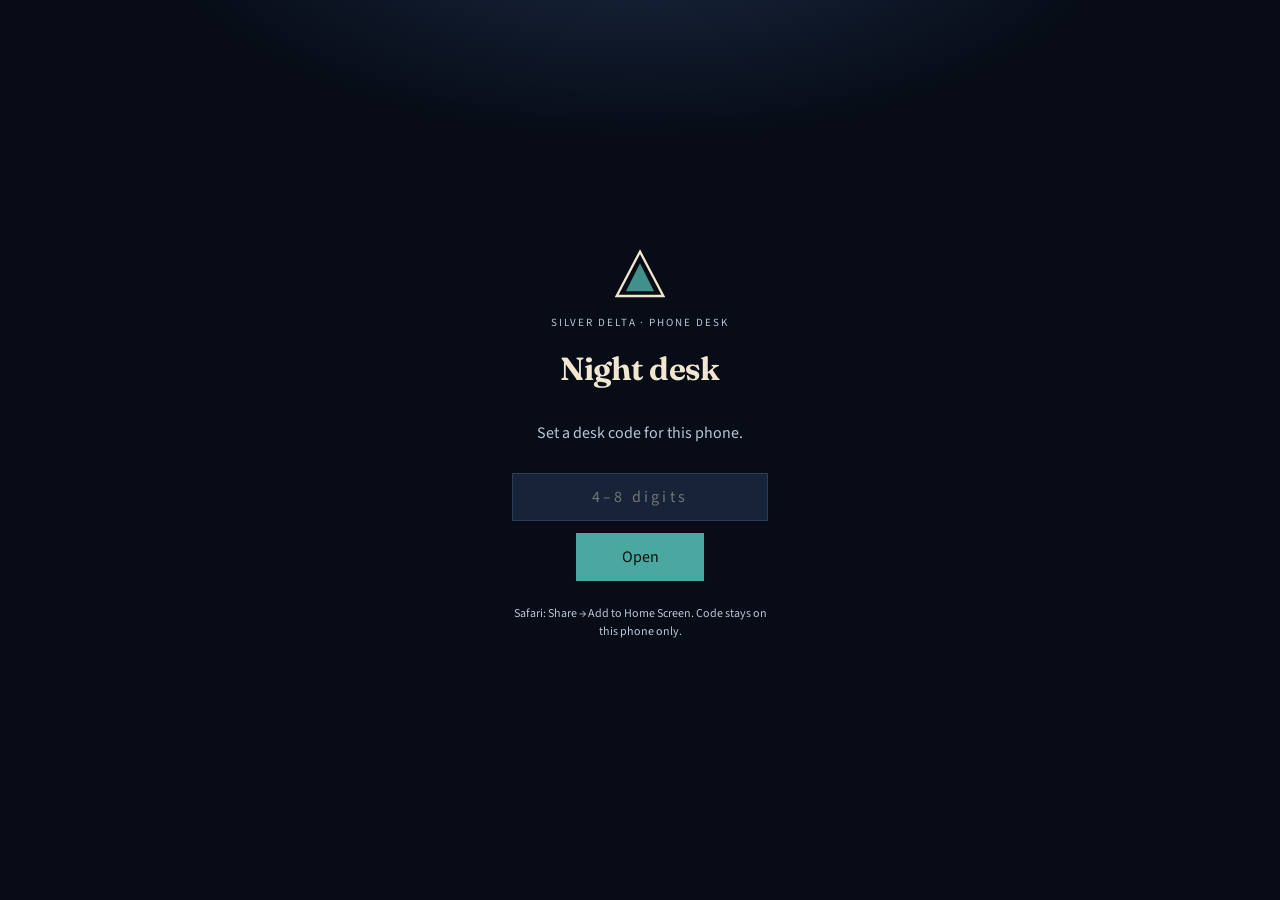
<file: index.html>
<!DOCTYPE html>
<html lang="en">
<head>
  <meta charset="UTF-8" />
  <meta name="viewport" content="width=device-width, initial-scale=1, viewport-fit=cover" />
  <meta name="theme-color" content="#070c16" />
  <meta name="apple-mobile-web-app-capable" content="yes" />
  <meta name="mobile-web-app-capable" content="yes" />
  <meta name="apple-mobile-web-app-status-bar-style" content="black-translucent" />
  <meta name="apple-mobile-web-app-title" content="Night desk" />
  <title>Silver Delta Realm</title>
  <link rel="icon" href="favicon.svg" />
  <link rel="apple-touch-icon" href="apple-touch.png" />
  <link rel="manifest" href="manifest.webmanifest" />
  <link rel="preconnect" href="https://fonts.googleapis.com" />
  <link href="https://fonts.googleapis.com/css2?family=Fraunces:opsz,wght@9..144,650&family=Source+Sans+3:wght@400;600&display=swap" rel="stylesheet" />
  <link rel="stylesheet" href="css/realm.css" />
</head>
<body>
  <div id="gate" class="gate">
    <svg class="mark" viewBox="0 0 48 48" aria-hidden="true">
      <path class="mark-outer" d="M24 4 L44 42 H4 Z" />
      <path class="mark-inner" d="M24 14 L36 38 H12 Z" />
    </svg>
    <p class="eyebrow">Silver Delta · phone desk</p>
    <h1>Night desk</h1>
    <p id="gate-copy" class="muted">Set a desk code for this phone.</p>
    <input id="gate-pin" type="password" inputmode="numeric" maxlength="8" autocomplete="off" placeholder="4–8 digits" />
    <button type="button" id="gate-go">Open</button>
    <p class="muted" style="font-size:12px;max-width:16rem;text-align:center">Safari: Share → Add to Home Screen. Code stays on this phone only.</p>
  </div>
  <div class="sky">
    <header class="top">
      <div class="brand">
        <svg class="mark" viewBox="0 0 48 48" aria-hidden="true">
          <path class="mark-outer" d="M24 4 L44 42 H4 Z" />
          <path class="mark-inner" d="M24 14 L36 38 H12 Z" />
        </svg>
        <div>
          <p class="eyebrow">Silver Delta Realm · Clerk · v3.4</p>
          <h1>Night desk</h1>
        </div>
      </div>
      <div class="clock" id="clock"></div>
    </header>
    <nav class="rooms" id="rooms"></nav>
    <form id="capture" class="capture">
      <input id="cap" placeholder="File a line — or /check /coming /night /habit /done" />
      <button type="submit">File</button>
    </form>
    <section class="hero lamp" id="hero"></section>
    <div class="week" id="week"></div>
    <main id="panel"></main>
    <footer>Taunton · phone desk · Add to Home Screen</footer>
  </div>
  <script src="js/realm.js"></script>
</body>
</html>
</file>
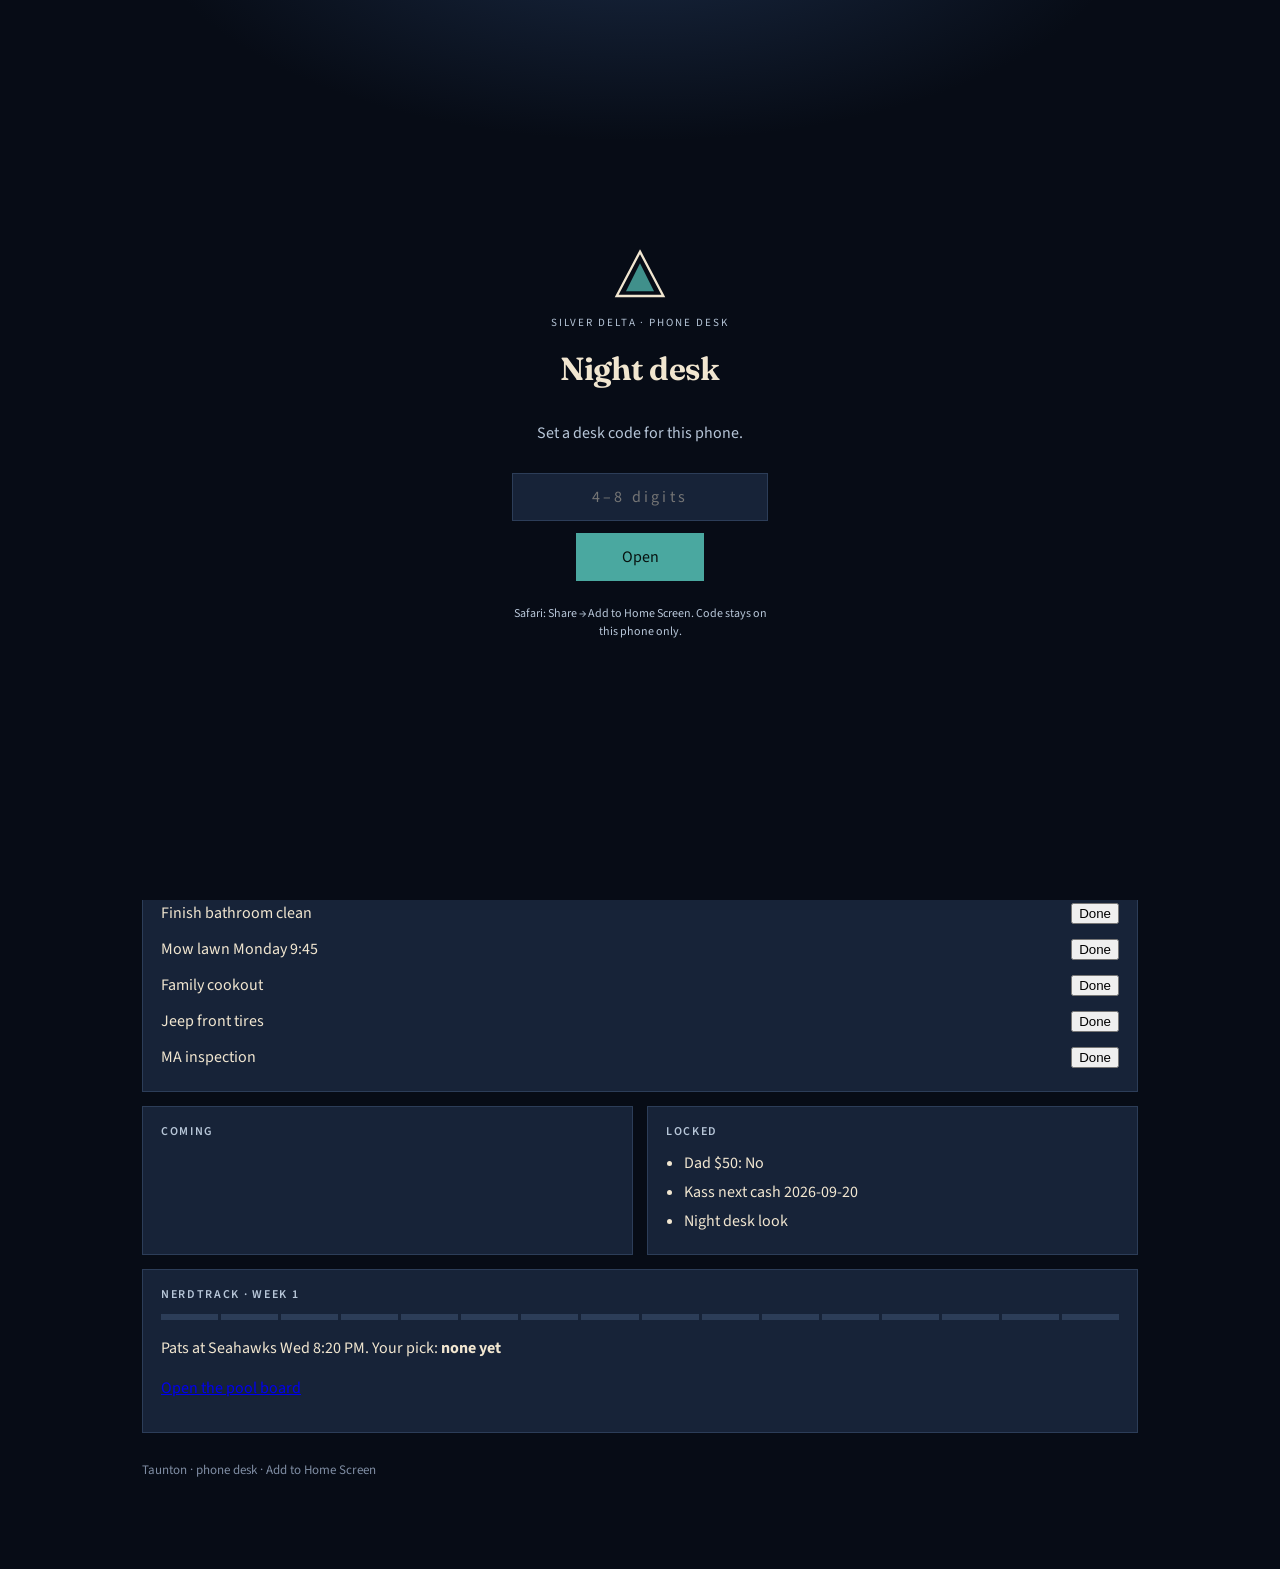
<file: desk.html>
<!DOCTYPE html>
<html lang="en">
<head>
  <meta charset="UTF-8" />
  <meta name="viewport" content="width=device-width, initial-scale=1, viewport-fit=cover" />
  <meta name="theme-color" content="#070c16" />
  <meta name="apple-mobile-web-app-capable" content="yes" />
  <meta name="mobile-web-app-capable" content="yes" />
  <meta name="apple-mobile-web-app-status-bar-style" content="black-translucent" />
  <meta name="apple-mobile-web-app-title" content="Night desk" />
  <title>Silver Delta Realm</title>
  <link rel="icon" href="favicon.svg" />
  <link rel="apple-touch-icon" href="apple-touch.png" />
  <link rel="manifest" href="manifest.webmanifest" />
  <link rel="preconnect" href="https://fonts.googleapis.com" />
  <link href="https://fonts.googleapis.com/css2?family=Fraunces:opsz,wght@9..144,650&family=Source+Sans+3:wght@400;600&display=swap" rel="stylesheet" />
  <style>
:root {
  --navy: #070c16;
  --desk: #10192a;
  --ink: #172338;
  --line: #2c3d58;
  --silver: #b7c6d8;
  --cream: #f1e6d0;
  --tide: #4aa8a0;
  --ember: #d3924e;
  --paper: rgba(241, 230, 208, 0.06);
}

* { box-sizing: border-box; }
html, body {
  margin: 0;
  min-height: 100%;
  min-height: 100dvh;
  padding: env(safe-area-inset-top) env(safe-area-inset-right) 0 env(safe-area-inset-left);
  background:
    radial-gradient(1200px 500px at 10% -10%, #1a2a44 0%, transparent 55%),
    var(--navy);
  color: var(--cream);
  font: 16px/1.5 "Source Sans 3", "Segoe UI", sans-serif;
}

.grain {
  pointer-events: none;
  position: fixed;
  inset: 0;
  opacity: 0.07;
  background-image: url("data:image/svg+xml,%3Csvg xmlns='http://www.w3.org/2000/svg' width='160' height='160'%3E%3Cfilter id='n'%3E%3CfeTurbulence type='fractalNoise' baseFrequency='.8' numOctaves='4'/%3E%3C/filter%3E%3Crect width='160' height='160' filter='url(%23n)' opacity='.55'/%3E%3C/svg%3E");
}

.sky { max-width: 1040px; margin: 0 auto; padding: 32px 22px calc(88px + env(safe-area-inset-bottom)); }

.gate {
  position: fixed;
  inset: 0;
  z-index: 80;
  display: flex;
  flex-direction: column;
  align-items: center;
  justify-content: center;
  gap: 12px;
  background:
    radial-gradient(900px 420px at 50% -10%, #1a2a44 0%, transparent 55%),
    var(--navy);
  padding: 24px;
}
.gate[hidden] { display: none; }
.gate .mark { width: 56px; height: 56px; }
.gate h1 { font-size: 32px; }
.gate input {
  min-height: 48px;
  width: min(16rem, 80vw);
  background: var(--ink);
  color: var(--cream);
  border: 1px solid var(--line);
  padding: 0 14px;
  font: inherit;
  letter-spacing: 0.2em;
  text-align: center;
}
.gate button {
  min-height: 48px;
  min-width: 8rem;
  background: var(--tide);
  color: #07120f;
  border: 0;
  font: inherit;
}

.top {
  display: flex;
  justify-content: space-between;
  gap: 20px;
  align-items: center;
  padding-bottom: 18px;
  border-bottom: 1px solid var(--line);
}
.brand { display: flex; gap: 14px; align-items: center; }
.mark { width: 44px; height: 44px; }
.mark-outer { fill: none; stroke: var(--cream); stroke-width: 2; }
.mark-inner { fill: var(--tide); opacity: 0.85; }
.eyebrow {
  margin: 0 0 2px;
  letter-spacing: 0.18em;
  text-transform: uppercase;
  font-size: 11px;
  color: var(--silver);
}
h1 {
  margin: 0;
  font-family: Fraunces, Georgia, serif;
  font-weight: 650;
  font-size: 36px;
  letter-spacing: -0.02em;
}

.clock {
  text-align: right;
  font-variant-numeric: tabular-nums;
  color: var(--silver);
}
.clock .day {
  font-family: Fraunces, Georgia, serif;
  color: var(--cream);
  font-size: 20px;
}

.hero {
  margin: 22px 0 14px;
  padding: 26px 26px 22px;
  background:
    linear-gradient(180deg, rgba(241,230,208,0.04), transparent 40%),
    var(--desk);
  border: 1px solid var(--line);
  box-shadow: inset 0 1px 0 rgba(241,230,208,0.08);
}
.hero h2 {
  margin: 0 0 8px;
  font-family: Fraunces, Georgia, serif;
  font-size: 28px;
  font-weight: 650;
}
.kicker {
  display: inline-block;
  margin-bottom: 10px;
  font-size: 11px;
  letter-spacing: 0.16em;
  text-transform: uppercase;
  color: var(--tide);
}
.hero-grid {
  display: grid;
  grid-template-columns: 1.4fr 1fr 1fr;
  gap: 16px;
  margin-top: 18px;
}
.stat {
  padding: 12px 14px;
  background: var(--paper);
  border: 1px solid var(--line);
}
.stat b { display: block; font-size: 20px; font-family: Fraunces, Georgia, serif; }
.stat span { color: var(--silver); font-size: 12px; letter-spacing: 0.08em; text-transform: uppercase; }

.week {
  display: grid;
  grid-template-columns: repeat(7, 1fr);
  gap: 6px;
  margin-bottom: 18px;
}
.wd {
  text-align: center;
  padding: 8px 4px;
  border: 1px solid var(--line);
  color: var(--silver);
  font-size: 12px;
}
.wd.on { color: var(--cream); border-color: var(--tide); }
.wd.now { background: var(--tide); color: #07120f; border-color: var(--tide); font-weight: 600; }

.rooms { display: flex; flex-wrap: wrap; gap: 6px; margin: 0 0 18px; }
.rooms button {
  background: transparent;
  color: var(--silver);
  border: 1px solid transparent;
  border-bottom: 1px solid var(--line);
  padding: 10px 12px;
  cursor: pointer;
  font: inherit;
  letter-spacing: 0.04em;
}
.rooms button:hover { color: var(--cream); }
.rooms button.on {
  color: var(--cream);
  border-color: var(--line);
  border-bottom-color: var(--cream);
}

.panel { min-height: 220px; }
.grid-2 { display: grid; grid-template-columns: 1fr 1fr; gap: 14px; }
.card {
  margin: 0 0 14px;
  padding: 16px 18px;
  background: var(--ink);
  border: 1px solid var(--line);
}
.card h3 {
  margin: 0 0 10px;
  font-size: 12px;
  letter-spacing: 0.14em;
  text-transform: uppercase;
  color: var(--silver);
  font-weight: 600;
}
.muted { color: var(--silver); }
.slot {
  border: 1px dashed #5a6f8c;
  padding: 14px;
  margin: 8px 0;
  color: var(--silver);
  background: rgba(74, 168, 160, 0.04);
}
ul { margin: 0; padding-left: 18px; }
li { margin: 5px 0; }
li .when { color: var(--ember); font-variant-numeric: tabular-nums; }

footer {
  margin-top: 32px;
  display: flex;
  gap: 10px;
  align-items: center;
  color: #7f8da3;
  font-size: 13px;
}
.dot { width: 4px; height: 4px; border-radius: 50%; background: #7f8da3; }

@media (max-width: 760px) {
  .top { flex-direction: column; align-items: flex-start; }
  .clock { text-align: left; }
  .hero-grid, .grid-2 { grid-template-columns: 1fr; }
  h1 { font-size: 30px; }
}
.lamp { box-shadow: inset 0 1px 0 rgba(241,230,208,.1), 0 0 40px rgba(74,168,160,.08); }
.capture { display:flex; gap:8px; margin-bottom:16px; }
.capture input { flex:1; min-height:44px; background:var(--ink); color:var(--cream); border:1px solid var(--line); padding:0 12px; }
.capture button { min-height:44px; padding:0 16px; background:var(--tide); color:#07120f; border:0; font:inherit; }
.rail { display:grid; grid-template-columns:repeat(3,1fr); gap:8px; margin-bottom:16px; }
.rail div { background:var(--ink); border:1px solid var(--line); padding:10px; text-align:center; }
.due-row { display:flex; justify-content:space-between; gap:8px; align-items:center; padding:6px 0; }
.pickgrid { display:grid; grid-template-columns:1fr 1fr; gap:8px; }
.pick { min-height:64px; text-align:left; padding:10px; background:transparent; color:var(--silver); border:1px solid var(--line); font:inherit; }
.pick.on { color:var(--cream); background:var(--desk); }
.sheet { overflow:auto; }
.sheet table { border-collapse:collapse; font-size:13px; }
.sheet th, .sheet td { padding:6px 8px; border-top:1px solid var(--line); }
.ticks { display:flex; gap:3px; height:6px; margin:10px 0; }
.ticks i { flex:1; background:var(--line); display:block; }
.ticks i.on { background:var(--tide); }
footer { margin-top:28px; color:#7f8da3; font-size:13px; }

</style>
</head>
<body>
  <div id="gate" class="gate">
    <svg class="mark" viewBox="0 0 48 48" aria-hidden="true">
      <path class="mark-outer" d="M24 4 L44 42 H4 Z" />
      <path class="mark-inner" d="M24 14 L36 38 H12 Z" />
    </svg>
    <p class="eyebrow">Silver Delta · phone desk</p>
    <h1>Night desk</h1>
    <p id="gate-copy" class="muted">Set a desk code for this phone.</p>
    <input id="gate-pin" type="password" inputmode="numeric" maxlength="8" autocomplete="off" placeholder="4–8 digits" />
    <button type="button" id="gate-go">Open</button>
    <p class="muted" style="font-size:12px;max-width:16rem;text-align:center">Safari: Share → Add to Home Screen. Code stays on this phone only.</p>
  </div>
  <div class="sky">
    <header class="top">
      <div class="brand">
        <svg class="mark" viewBox="0 0 48 48" aria-hidden="true">
          <path class="mark-outer" d="M24 4 L44 42 H4 Z" />
          <path class="mark-inner" d="M24 14 L36 38 H12 Z" />
        </svg>
        <div>
          <p class="eyebrow">Silver Delta Realm · Clerk</p>
          <h1>Night desk</h1>
        </div>
      </div>
      <div class="clock" id="clock"></div>
    </header>
    <nav class="rooms" id="rooms"></nav>
    <form id="capture" class="capture">
      <input id="cap" placeholder="Capture a line — files to Inbox" />
      <button type="submit">File</button>
    </form>
    <section class="hero lamp" id="hero"></section>
    <div class="week" id="week"></div>
    <main id="panel"></main>
    <footer>Taunton · phone desk · Add to Home Screen</footer>
  </div>
  <script>
const PINKEY = "sd-desk-pin";
const UNLOCK = "sd-desk-open";

function unlockDesk() {
  const gate = document.getElementById("gate");
  const pinEl = document.getElementById("gate-pin");
  const copy = document.getElementById("gate-copy");
  const go = document.getElementById("gate-go");
  if (!gate) return;
  const saved = localStorage.getItem(PINKEY);
  if (sessionStorage.getItem(UNLOCK) === "1") {
    gate.hidden = true;
    return;
  }
  copy.textContent = saved ? "Enter desk code." : "Set a desk code for this phone.";
  go.onclick = () => {
    const v = (pinEl.value || "").replace(/\D/g, "");
    if (v.length < 4) {
      copy.textContent = "Use 4–8 digits.";
      return;
    }
    if (!saved) {
      localStorage.setItem(PINKEY, v);
      sessionStorage.setItem(UNLOCK, "1");
      gate.hidden = true;
      return;
    }
    if (v === saved) {
      sessionStorage.setItem(UNLOCK, "1");
      gate.hidden = true;
      return;
    }
    copy.textContent = "Wrong code.";
    pinEl.value = "";
  };
  pinEl.addEventListener("keydown", (e) => {
    if (e.key === "Enter") go.click();
  });
}
unlockDesk();

const SHORT = ["Sun","Mon","Tue","Wed","Thu","Fri","Sat"];
const LONG = ["Sunday","Monday","Tuesday","Wednesday","Thursday","Friday","Saturday"];
const ON = [2,3,5,6];
const KEY = "sd-desk-v2";
const MEMBERS = [
  {id:"M001", short:"Forge"},
  {id:"M002", short:"Colin"},
  {id:"M003", short:"Kass"},
  {id:"M004", short:"Troy"},
];
const NAMES = {NE:"Patriots",SEA:"Seahawks",SF:"49ers",LAR:"Rams",ATL:"Falcons",PIT:"Steelers",BAL:"Ravens",IND:"Colts",BUF:"Bills",HOU:"Texans",CHI:"Bears",CAR:"Panthers",CLE:"Browns",JAX:"Jaguars",NO:"Saints",DET:"Lions",NYJ:"Jets",TEN:"Titans",TB:"Buccaneers",CIN:"Bengals",ARI:"Cardinals",LAC:"Chargers",GB:"Packers",MIN:"Vikings",MIA:"Dolphins",LV:"Raiders",WSH:"Commanders",PHI:"Eagles",DAL:"Cowboys",NYG:"Giants",DEN:"Broncos",KC:"Chiefs"};
const WEEK1 = [
  ["401872656","2026-09-09","8:20 PM ET","NE","SEA","NBC"],
  ["401872657","2026-09-10","8:35 PM ET","SF","LAR","Netflix"],
  ["401872658","2026-09-13","1:00 PM ET","ATL","PIT","FOX"],
  ["401872659","2026-09-13","1:00 PM ET","BAL","IND","CBS"],
  ["401872660","2026-09-13","1:00 PM ET","BUF","HOU","CBS"],
  ["401872661","2026-09-13","1:00 PM ET","CHI","CAR","FOX"],
  ["401872922","2026-09-13","1:00 PM ET","CLE","JAX","CBS"],
  ["401872923","2026-09-13","1:00 PM ET","NO","DET","FOX"],
  ["401872924","2026-09-13","1:00 PM ET","NYJ","TEN","CBS"],
  ["401872925","2026-09-13","1:00 PM ET","TB","CIN","FOX"],
  ["401872926","2026-09-13","4:25 PM ET","ARI","LAC","CBS"],
  ["401872927","2026-09-13","4:25 PM ET","GB","MIN","CBS"],
  ["401872928","2026-09-13","4:25 PM ET","MIA","LV","FOX"],
  ["401872929","2026-09-13","4:25 PM ET","WSH","PHI","FOX"],
  ["401872930","2026-09-13","8:20 PM ET","DAL","NYG","NBC"],
  ["401872931","2026-09-14","8:15 PM ET","DEN","KC","ESPN"],
];
const COMING = [
  ["2026-09-07","Family cookout — dad shops food"],
  ["2026-09-07","Mow lawn 9:45 AM"],
  ["2026-09-08","Trash out Tuesday night"],
  ["2026-09-09","Dispatch close · Pats at SEA"],
  ["2026-09-14","Trash + recycle Week B"],
  ["2026-09-20","Kass $20 W3+W4"],
  ["2026-09-27","Jeep front tires"],
  ["2026-09-30","MA inspection"],
];
const SEED = [
  {id:"i01",title:"Empty bedroom and bathroom bins",due:"2026-09-06",status:"inbox"},
  {id:"i02",title:"Orange Taunton bag / kitchen bin",due:"2026-09-06",status:"inbox"},
  {id:"i03",title:"Fold dried laundry",due:"2026-09-06",status:"inbox"},
  {id:"i04",title:"Finish bathroom clean",due:"2026-09-06",status:"inbox"},
  {id:"i07",title:"Mow lawn Monday 9:45",due:"2026-09-07",status:"inbox"},
  {id:"i08",title:"Family cookout",due:"2026-09-07",status:"inbox"},
  {id:"i11",title:"Kass $20 Wednesday — confirm only",due:"2026-09-09",status:"parked"},
  {id:"i12",title:"Jeep front tires",due:"2026-09-27",status:"inbox"},
  {id:"i13",title:"MA inspection",due:"2026-09-30",status:"inbox"},
];

function ny() {
  const p = new Intl.DateTimeFormat("en-US",{timeZone:"America/New_York",weekday:"short",year:"numeric",month:"2-digit",day:"2-digit",hour:"2-digit",minute:"2-digit",hour12:false}).formatToParts(new Date());
  const g = t => p.find(x=>x.type===t).value;
  return { weekday: SHORT.indexOf(g("weekday")), ymd:`${g("year")}-${g("month")}-${g("day")}`, hm:`${g("hour")}:${g("minute")}` };
}
function clock(hm){ const [h,m]=hm.split(":").map(Number); const h12=((h+11)%12)+1; return `${h12}:${String(m).padStart(2,"0")} ${h<12?"AM":"PM"}`; }
function daysUntil(ymd, today){ return Math.round((Date.parse(ymd+"T12:00:00-04:00")-Date.parse(today+"T12:00:00-04:00"))/86400000); }
function dlab(n){ return n===0?"today":n===1?"tomorrow":n<0?`${-n}d ago`:`in ${n}d`; }
function load(){ try{ return JSON.parse(localStorage.getItem(KEY)) || {}; }catch{ return {}; } }
function save(s){ localStorage.setItem(KEY, JSON.stringify(s)); }
function state(){
  const s = load();
  if (!s.inbox) s.inbox = SEED;
  if (!s.picks) s.picks = {};
  if (!s.check) s.check = [{id:"c1",label:"Shower",done:false},{id:"c2",label:"Brush teeth",done:false},{id:"c3",label:"Work prep",done:false}];
  return s;
}

let ROOM = "today";
let MEMBER = "M001";
let TAB = "board";

function fileLine(title){
  const s = state();
  s.inbox = [{id:"in-"+Date.now(), title, status:"inbox"}, ...s.inbox];
  save(s); render();
}
function setPick(mid, gid, side){
  const s = state();
  s.picks[mid] = s.picks[mid] || {};
  s.picks[mid][gid] = side;
  save(s); render();
}
function done(id){
  const s = state();
  s.inbox = s.inbox.map(r => r.id===id ? {...r,status:"done"} : r);
  save(s); render();
}

function hero(n){
  const work = ON.includes(n.weekday);
  const tomorrow = (n.weekday+1)%7;
  const sleep = ON.includes(tomorrow) ? "Midnight" : "1–2 AM";
  const s = state();
  const due = s.inbox.filter(r=>r.status==="inbox" && r.due && r.due<=n.ymd);
  const fp = s.picks.M001 || {};
  const pn = Object.keys(fp).length;
  return `<span class="kicker">${work?"KAC van":"Home block"}</span>
    <h2>${work?"Work day":"Day off"}</h2>
    <p class="muted">${work?"Punch 9:45 AM → 7:45 PM":"No punch. Desk, yard, realm."}</p>
    <div class="hero-grid">
      <div class="stat"><span>Wake</span><b>7:30 AM</b></div>
      <div class="stat"><span>Tonight</span><b>${sleep}</b></div>
      <div class="stat"><span>Due now</span><b>${due.length}</b></div>
      <div class="stat"><span>Forge picks</span><b>${pn}/16</b></div>
    </div>`;
}

function viewToday(n){
  const s = state();
  const due = s.inbox.filter(r=>r.status==="inbox" && r.due && r.due<=n.ymd);
  const fp = s.picks.M001 || {};
  const ticks = WEEK1.map(g=>`<i class="${fp[g[0]]?"on":""}"></i>`).join("");
  const dueHtml = due.length ? `<div class="card"><h3>Due today / overdue</h3>${due.map(r=>`<div class="due-row"><span>${r.title}</span><button onclick="done('${r.id}')">Done</button></div>`).join("")}</div>` : "";
  return `<div class="rail">
      <div><span class="muted">Pats</span><b>${dlab(daysUntil("2026-09-09",n.ymd))}</b></div>
      <div><span class="muted">Kass $20</span><b>${dlab(daysUntil("2026-09-20",n.ymd))}</b></div>
      <div><span class="muted">Tires</span><b>${dlab(daysUntil("2026-09-27",n.ymd))}</b></div>
    </div>
    ${dueHtml}
    <div class="grid-2">
      <div class="card"><h3>Coming</h3><ul>${COMING.filter(c=>c[0]>=n.ymd).slice(0,6).map(c=>`<li><span class="when">${c[0].slice(5)}</span> — ${c[1]}</li>`).join("")}</ul></div>
      <div class="card"><h3>Locked</h3><ul><li>Dad $50: No</li><li>Kass next cash 2026-09-20</li><li>Night desk look</li></ul></div>
    </div>
    <div class="card"><h3>NerdTrack · Week 1</h3>
      <div class="ticks">${ticks}</div>
      <p>Pats at Seahawks Wed 8:20 PM. Your pick: <b>${fp["401872656"]?NAMES[fp["401872656"]==="away"?"NE":"SEA"]:"none yet"}</b></p>
      <p><a href="#" data-go="track">Open the pool board</a></p>
    </div>`;
}

function viewInbox(){
  const s = state();
  const rows = s.inbox.filter(r=>r.status!=="done");
  return `<h2>Inbox</h2><div class="card"><ul>${rows.map(r=>`<li>${r.title} <span class="muted">${r.due||""} ${r.status}</span> <button onclick="done('${r.id}')">Done</button></li>`).join("")||"<li>Empty</li>"}</ul></div>`;
}

function viewTrack(){
  const s = state();
  const mine = s.picks[MEMBER] || {};
  const tabs = `<p>${MEMBERS.map(m=>`<button data-mem="${m.id}">${m.short}</button>`).join(" ")}
    <button data-tab="board">Board</button> <button data-tab="sheet">Sheet</button></p>
    <p class="muted">Filing for ${MEMBER}. ${Object.keys(mine).length}/16 in.</p>`;
  if (TAB==="sheet"){
    const head = `<tr><th>Game</th>${MEMBERS.map(m=>`<th>${m.short}</th>`).join("")}</tr>`;
    const body = WEEK1.map(g=>`<tr><td>${g[3]}@${g[4]}</td>${MEMBERS.map(m=>{const p=(s.picks[m.id]||{})[g[0]]; return `<td>${p?(p==="away"?g[3]:g[4]):"·"}</td>`;}).join("")}</tr>`).join("");
    return `<h2>NerdTrack</h2>${tabs}<div class="card sheet"><table>${head}${body}</table></div>`;
  }
  const games = WEEK1.map(g=>{
    const p = mine[g[0]];
    return `<li class="card"><div class="muted">${g[1]} · ${g[2]}</div>
      <div class="pickgrid">
        <button class="pick ${p==="away"?"on":""}" data-gid="${g[0]}" data-side="away">${g[3]} ${NAMES[g[3]]}</button>
        <button class="pick ${p==="home"?"on":""}" data-gid="${g[0]}" data-side="home">${g[4]} ${NAMES[g[4]]}</button>
      </div></li>`;
  }).join("");
  return `<h2>NerdTrack</h2>${tabs}<ul>${games}</ul>`;
}

function viewWork(){
  const s = state();
  return `<h2>Work</h2><div class="card"><p>On: Tue Wed Fri Sat · Off: Sun Mon Thu</p><p>10-hr 9:45 AM–7:45 PM · Wed close 9:00 PM</p></div>
    <div class="card"><h3>Morning checklist</h3><ul>${s.check.map(c=>`<li><button data-ck="${c.id}">${c.done?"✓":"○"} ${c.label}</button></li>`).join("")}</ul></div>`;
}
function viewMoney(){
  return `<h2>Money</h2><div class="card"><p>Last stub Fri 9/4 · net $1,065.60 · 401k 4%</p></div>
    <div class="card"><h3>Kass</h3><p>$20 every two NFL weeks. Paid W1+W2 9/6. Next 9/20.</p><p class="muted">Wednesday dump is confirm-only.</p></div>`;
}
function viewHouse(){
  return `<h2>House Book</h2><div class="card"><p>Taunton. Ozzie. Cleo. Dad · Darian · Kass.</p><p class="muted">Tree seed stays in the House Book pack. No invented relatives.</p></div>
    <div class="card"><h3>Jeep</h3><p>Tires by 9/27 · inspect by 9/30</p></div>`;
}
function viewSlots(){
  return `<h2>Open slots</h2><div class="card"><h3>To_Do Plus</h3><textarea id="plus" rows="5" placeholder="TO DO\n- "></textarea><p><button id="fileplus">File into Inbox</button></p></div>`;
}

function render(){
  const n = ny();
  document.getElementById("clock").innerHTML = `<div class="day">${LONG[n.weekday]}</div><div>${n.ymd} · ${clock(n.hm)} ET</div>`;
  document.getElementById("week").innerHTML = SHORT.map((name,i)=>`<div class="wd${ON.includes(i)?" on":""}${i===n.weekday?" now":""}">${name}</div>`).join("");
  document.getElementById("rooms").innerHTML = ["today","inbox","work","money","track","house","slots"].map(r=>`<button data-room="${r}" class="${ROOM===r?"on":""}">${r==="track"?"NerdTrack":r[0].toUpperCase()+r.slice(1)}</button>`).join("");
  document.getElementById("hero").innerHTML = ROOM==="today" ? hero(n) : "";
  const panel = {
    today: () => viewToday(n),
    inbox: viewInbox,
    work: viewWork,
    money: viewMoney,
    track: viewTrack,
    house: viewHouse,
    slots: viewSlots,
  }[ROOM]();
  document.getElementById("panel").innerHTML = panel;
}

document.getElementById("rooms").addEventListener("click", e=>{
  const b = e.target.closest("button"); if(!b) return; ROOM=b.dataset.room; render();
});
document.getElementById("capture").addEventListener("submit", e=>{
  e.preventDefault();
  const v = document.getElementById("cap").value.trim();
  if(!v) return; fileLine(v); document.getElementById("cap").value="";
});
document.getElementById("panel").addEventListener("click", e=>{
  const go = e.target.closest("[data-go]"); if(go){ e.preventDefault(); ROOM=go.dataset.go; render(); return; }
  const mem = e.target.closest("[data-mem]"); if(mem){ MEMBER=mem.dataset.mem; render(); return; }
  const tab = e.target.closest("[data-tab]"); if(tab){ TAB=tab.dataset.tab; render(); return; }
  const pk = e.target.closest("[data-gid]"); if(pk){ setPick(MEMBER, pk.dataset.gid, pk.dataset.side); return; }
  const ck = e.target.closest("[data-ck]"); if(ck){
    const s=state(); s.check=s.check.map(c=>c.id===ck.dataset.ck?{...c,done:!c.done}:c); save(s); render();
  }
  if(e.target.id==="fileplus"){
    const text = document.getElementById("plus").value;
    const lines = text.split(/\n/).map(x=>x.replace(/^[-*]\s*/,"").trim()).filter(x=>x && !/^(TO DO|NOTES|BUDGET|DATES)/i.test(x));
    lines.forEach(fileLine);
  }
});
window.done = done;
render();
setInterval(render, 30000);


</script>
</body>
</html>
</file>
<file: css/realm.css>
:root {
  --navy: #070c16;
  --desk: #10192a;
  --ink: #172338;
  --line: #2c3d58;
  --silver: #b7c6d8;
  --cream: #f1e6d0;
  --tide: #4aa8a0;
  --ember: #d3924e;
  --paper: rgba(241, 230, 208, 0.06);
}

* { box-sizing: border-box; }
html, body {
  margin: 0;
  min-height: 100%;
  min-height: 100dvh;
  padding: env(safe-area-inset-top) env(safe-area-inset-right) 0 env(safe-area-inset-left);
  background:
    radial-gradient(1200px 500px at 10% -10%, #1a2a44 0%, transparent 55%),
    var(--navy);
  color: var(--cream);
  font: 16px/1.5 "Source Sans 3", "Segoe UI", sans-serif;
}

.grain {
  pointer-events: none;
  position: fixed;
  inset: 0;
  opacity: 0.07;
  background-image: url("data:image/svg+xml,%3Csvg xmlns='http://www.w3.org/2000/svg' width='160' height='160'%3E%3Cfilter id='n'%3E%3CfeTurbulence type='fractalNoise' baseFrequency='.8' numOctaves='4'/%3E%3C/filter%3E%3Crect width='160' height='160' filter='url(%23n)' opacity='.55'/%3E%3C/svg%3E");
}

.sky { max-width: 1040px; margin: 0 auto; padding: 32px 22px calc(88px + env(safe-area-inset-bottom)); }

.gate {
  position: fixed;
  inset: 0;
  z-index: 80;
  display: flex;
  flex-direction: column;
  align-items: center;
  justify-content: center;
  gap: 12px;
  background:
    radial-gradient(900px 420px at 50% -10%, #1a2a44 0%, transparent 55%),
    var(--navy);
  padding: 24px;
}
.gate[hidden] { display: none; }
.gate .mark { width: 56px; height: 56px; }
.gate h1 { font-size: 32px; }
.gate input {
  min-height: 48px;
  width: min(16rem, 80vw);
  background: var(--ink);
  color: var(--cream);
  border: 1px solid var(--line);
  padding: 0 14px;
  font: inherit;
  letter-spacing: 0.2em;
  text-align: center;
}
.gate button {
  min-height: 48px;
  min-width: 8rem;
  background: var(--tide);
  color: #07120f;
  border: 0;
  font: inherit;
}

.top {
  display: flex;
  justify-content: space-between;
  gap: 20px;
  align-items: center;
  padding-bottom: 18px;
  border-bottom: 1px solid var(--line);
}
.brand { display: flex; gap: 14px; align-items: center; }
.mark { width: 44px; height: 44px; }
.mark-outer { fill: none; stroke: var(--cream); stroke-width: 2; }
.mark-inner { fill: var(--tide); opacity: 0.85; }
.eyebrow {
  margin: 0 0 2px;
  letter-spacing: 0.18em;
  text-transform: uppercase;
  font-size: 11px;
  color: var(--silver);
}
h1 {
  margin: 0;
  font-family: Fraunces, Georgia, serif;
  font-weight: 650;
  font-size: 36px;
  letter-spacing: -0.02em;
}

.clock {
  text-align: right;
  font-variant-numeric: tabular-nums;
  color: var(--silver);
}
.clock .day {
  font-family: Fraunces, Georgia, serif;
  color: var(--cream);
  font-size: 20px;
}

.hero {
  margin: 22px 0 14px;
  padding: 26px 26px 22px;
  background:
    linear-gradient(180deg, rgba(241,230,208,0.04), transparent 40%),
    var(--desk);
  border: 1px solid var(--line);
  box-shadow: inset 0 1px 0 rgba(241,230,208,0.08);
}
.hero h2 {
  margin: 0 0 8px;
  font-family: Fraunces, Georgia, serif;
  font-size: 28px;
  font-weight: 650;
}
.kicker {
  display: inline-block;
  margin-bottom: 10px;
  font-size: 11px;
  letter-spacing: 0.16em;
  text-transform: uppercase;
  color: var(--tide);
}
.hero-grid {
  display: grid;
  grid-template-columns: 1.4fr 1fr 1fr;
  gap: 16px;
  margin-top: 18px;
}
.stat {
  padding: 12px 14px;
  background: var(--paper);
  border: 1px solid var(--line);
}
.stat b { display: block; font-size: 20px; font-family: Fraunces, Georgia, serif; }
.stat span { color: var(--silver); font-size: 12px; letter-spacing: 0.08em; text-transform: uppercase; }

.week {
  display: grid;
  grid-template-columns: repeat(7, 1fr);
  gap: 6px;
  margin-bottom: 18px;
}
.wd {
  text-align: center;
  padding: 8px 4px;
  border: 1px solid var(--line);
  color: var(--silver);
  font-size: 12px;
}
.wd.on { color: var(--cream); border-color: var(--tide); }
.wd.now { background: var(--tide); color: #07120f; border-color: var(--tide); font-weight: 600; }

.rooms { display: flex; flex-wrap: wrap; gap: 6px; margin: 0 0 18px; }
.rooms button {
  background: transparent;
  color: var(--silver);
  border: 1px solid transparent;
  border-bottom: 1px solid var(--line);
  padding: 10px 12px;
  cursor: pointer;
  font: inherit;
  letter-spacing: 0.04em;
}
.rooms button:hover { color: var(--cream); }
.rooms button.on {
  color: var(--cream);
  border-color: var(--line);
  border-bottom-color: var(--cream);
}

.panel { min-height: 220px; }
.grid-2 { display: grid; grid-template-columns: 1fr 1fr; gap: 14px; }
.card {
  margin: 0 0 14px;
  padding: 16px 18px;
  background: var(--ink);
  border: 1px solid var(--line);
}
.card h3 {
  margin: 0 0 10px;
  font-size: 12px;
  letter-spacing: 0.14em;
  text-transform: uppercase;
  color: var(--silver);
  font-weight: 600;
}
.muted { color: var(--silver); }
.slot {
  border: 1px dashed #5a6f8c;
  padding: 14px;
  margin: 8px 0;
  color: var(--silver);
  background: rgba(74, 168, 160, 0.04);
}
ul { margin: 0; padding-left: 18px; }
li { margin: 5px 0; }
li .when { color: var(--ember); font-variant-numeric: tabular-nums; }

footer {
  margin-top: 32px;
  display: flex;
  gap: 10px;
  align-items: center;
  color: #7f8da3;
  font-size: 13px;
}
.dot { width: 4px; height: 4px; border-radius: 50%; background: #7f8da3; }

@media (max-width: 760px) {
  .top { flex-direction: column; align-items: flex-start; }
  .clock { text-align: left; }
  .hero-grid, .grid-2 { grid-template-columns: 1fr; }
  h1 { font-size: 30px; }
}
.lamp { box-shadow: inset 0 1px 0 rgba(241,230,208,.1), 0 0 40px rgba(74,168,160,.08); }
.capture { display:flex; gap:8px; margin-bottom:16px; }
.capture input { flex:1; min-height:44px; background:var(--ink); color:var(--cream); border:1px solid var(--line); padding:0 12px; }
.capture button { min-height:44px; padding:0 16px; background:var(--tide); color:#07120f; border:0; font:inherit; }
.rail { display:grid; grid-template-columns:repeat(3,1fr); gap:8px; margin-bottom:16px; }
.rail div { background:var(--ink); border:1px solid var(--line); padding:10px; text-align:center; }
.due-row { display:flex; justify-content:space-between; gap:8px; align-items:center; padding:6px 0; }
.pickgrid { display:grid; grid-template-columns:1fr 1fr; gap:8px; }
.pick { min-height:64px; text-align:left; padding:10px; background:transparent; color:var(--silver); border:1px solid var(--line); font:inherit; }
.pick.on { color:var(--cream); background:var(--desk); }
.sheet { overflow:auto; }
.sheet table { border-collapse:collapse; font-size:13px; }
.sheet th, .sheet td { padding:6px 8px; border-top:1px solid var(--line); }
.ticks { display:flex; gap:3px; height:6px; margin:10px 0; }
.ticks i { flex:1; background:var(--line); display:block; }
.ticks i.on { background:var(--tide); }
footer { margin-top:28px; color:#7f8da3; font-size:13px; }
.card input, .card textarea, .card select {
  min-height: 44px;
  width: 100%;
  margin: 4px 0 8px;
  background: var(--desk);
  color: var(--cream);
  border: 1px solid var(--line);
  padding: 8px 10px;
  font: inherit;
}
.card textarea { min-height: 88px; }
</file>
